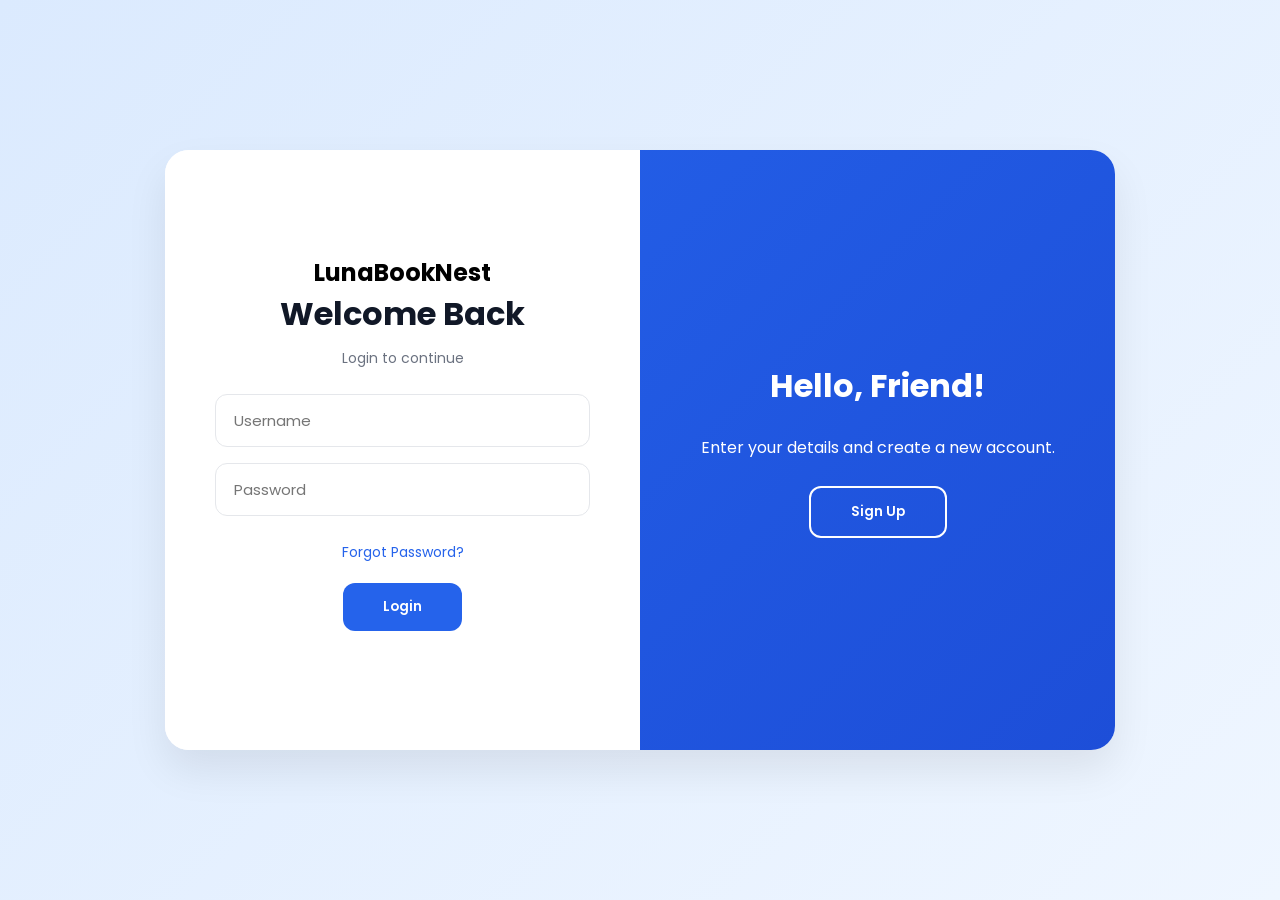
<file: login.html>
<!DOCTYPE html>
<html lang="en">
<head>
<meta charset="UTF-8">
<meta name="viewport" content="width=device-width, initial-scale=1.0">
<title>Professional Login & Signup</title>

<link href="https://fonts.googleapis.com/css2?family=Poppins:wght@300;400;500;600;700&display=swap" rel="stylesheet">

<style>
*{
    margin:0;
    padding:0;
    box-sizing:border-box;
    font-family:'Poppins',sans-serif;
}

:root{
    --primary:#2563eb;
    --primary-dark:#1d4ed8;
    --bg:#f4f7fc;
    --card:#ffffff;
    --text:#111827;
    --text-light:#6b7280;
    --border:#e5e7eb;
    --success:#10b981;
    --shadow:0 20px 40px rgba(0,0,0,0.08);
}

body{
    min-height:100vh;
    display:flex;
    justify-content:center;
    align-items:center;
    background:linear-gradient(135deg,#dbeafe,#eff6ff);
    padding:20px;
}

.container{
    width:100%;
    max-width:950px;
    min-height:600px;
    background:var(--card);
    border-radius:24px;
    overflow:hidden;
    box-shadow:var(--shadow);
    position:relative;
}

.form-container{
    position:absolute;
    top:0;
    height:100%;
    transition:all .6s ease-in-out;
}

.sign-in-container{
    left:0;
    width:50%;
    z-index:2;
}

.container.active .sign-in-container{
    transform:translateX(100%);
}

.sign-up-container{
    left:0;
    width:50%;
    opacity:0;
    z-index:1;
}

.container.active .sign-up-container{
    transform:translateX(100%);
    opacity:1;
    z-index:5;
}

form{
    background:#fff;
    display:flex;
    align-items:center;
    justify-content:center;
    flex-direction:column;
    padding:0 50px;
    height:100%;
    text-align:center;
}

h1{
    color:var(--text);
    margin-bottom:10px;
}

.subtitle{
    color:var(--text-light);
    margin-bottom:25px;
    font-size:14px;
}

.input-group{
    width:100%;
    position:relative;
    margin-bottom:16px;
}

.input-group input{
    width:100%;
    padding:14px 18px;
    border:1px solid var(--border);
    border-radius:12px;
    outline:none;
    font-size:15px;
    transition:.3s;
}

.input-group input:focus{
    border-color:var(--primary);
    box-shadow:0 0 0 4px rgba(37,99,235,.1);
}

button{
    border:none;
    outline:none;
    padding:14px 40px;
    border-radius:12px;
    background:var(--primary);
    color:#fff;
    font-weight:600;
    cursor:pointer;
    transition:.3s;
}

button:hover{
    background:var(--primary-dark);
    transform:translateY(-2px);
}

a{
    text-decoration:none;
    color:var(--primary);
    font-size:14px;
    margin:10px 0 20px;
}

.overlay-container{
    position:absolute;
    top:0;
    left:50%;
    width:50%;
    height:100%;
    overflow:hidden;
    transition:transform .6s ease-in-out;
    z-index:100;
}

.container.active .overlay-container{
    transform:translateX(-100%);
}

.overlay{
    background:linear-gradient(135deg,#2563eb,#1d4ed8);
    color:#fff;
    position:relative;
    left:-100%;
    height:100%;
    width:200%;
    transform:translateX(0);
    transition:transform .6s ease-in-out;
}

.container.active .overlay{
    transform:translateX(50%);
}

.overlay-panel{
    position:absolute;
    display:flex;
    align-items:center;
    justify-content:center;
    flex-direction:column;
    padding:0 40px;
    text-align:center;
    top:0;
    height:100%;
    width:50%;
}

.overlay-left{
    transform:translateX(-20%);
}

.container.active .overlay-left{
    transform:translateX(0);
}

.overlay-right{
    right:0;
    transform:translateX(0);
}

.container.active .overlay-right{
    transform:translateX(20%);
}

.overlay h1{
    color:#fff;
}

.overlay p{
    margin:15px 0 25px;
    line-height:1.6;
}

.ghost{
    background:transparent;
    border:2px solid #fff;
}

.message{
    margin-top:15px;
    font-size:14px;
    color:var(--success);
    font-weight:500;
}

@media(max-width:768px){

    .container{
        min-height:850px;
    }

    .form-container,
    .sign-in-container,
    .sign-up-container{
        width:100%;
        height:50%;
    }

    .overlay-container{
        left:0;
        top:50%;
        width:100%;
        height:50%;
    }

    .container.active .overlay-container{
        transform:translateY(-100%);
    }

    .overlay{
        width:100%;
        height:200%;
        left:0;
        top:-100%;
    }

    .container.active .overlay{
        transform:translateY(50%);
    }

    .overlay-panel{
        width:100%;
        height:50%;
    }

    .overlay-left{
        top:0;
    }

    .overlay-right{
        bottom:0;
    }

    .container.active .sign-up-container{
        transform:translateY(100%);
    }

    .container.active .sign-in-container{
        transform:translateY(100%);
    }
}
</style>
</head>

<body>

<div class="container" id="container">

    <!-- Sign Up -->
    <div class="form-container sign-up-container">
        <form id="signupForm">
            <div class="brand">
    <div class="logo">
        <span></span>
        <span></span>
        <span></span>
    </div>
    <h2>LunaBookNest</h2>
</div>

<h1>Create Account</h1>
            <p class="subtitle">Join our platform today</p>

            <div class="input-group">
                <input type="text" placeholder="Username" required>
            </div>

            <div class="input-group">
                <input type="email" placeholder="Email Address" required>
            </div>

            <div class="input-group">
                <input type="password" placeholder="Password" required>
            </div>

            <button type="submit" onclick="window.location.href='index.html'">signup</button>
            <div class="message" id="signupMessage"></div>
        </form>
    </div>

    <!-- Login -->
    <div class="form-container sign-in-container">
        <form id="loginForm">
            <div class="brand">
    <div class="logo">
        <span></span>
        <span></span>
        <span></span>
    </div>
    <h2>LunaBookNest</h2>
</div>

<h1>Welcome Back</h1>
            <p class="subtitle">Login to continue</p>

            <div class="input-group">
                <input type="username" placeholder="Username" required>
            </div>

            <div class="input-group">
                <input type="password" placeholder="Password" required>
            </div>

            <a href="#">Forgot Password?</a>

            <button type="submit"onclick="window.location.href='index.html'">Login</button>
            <div class="message" id="loginMessage"></div>
        </form>
    </div>

    <!-- Overlay -->
    <div class="overlay-container">
        <div class="overlay">

            <div class="overlay-panel overlay-left">
                <h1>Welcome Back!</h1>
                <p>
                    Already have an account?
                    Login and continue your journey.
                </p>
                <button class="ghost" id="signIn">
                    Login
                </button>
            </div>

            <div class="overlay-panel overlay-right">
                <h1>Hello, Friend!</h1>
                <p>
                    Enter your details and create a new account.
                </p>
                <button class="ghost" id="signUp">
                    Sign Up
                </button>
            </div>

        </div>
    </div>

</div>

<script>
const container = document.getElementById('container');
const signUpBtn = document.getElementById('signUp');
const signInBtn = document.getElementById('signIn');

signUpBtn.addEventListener('click', () => {
    container.classList.add("active");
});

signInBtn.addEventListener('click', () => {
    container.classList.remove("active");
});
document.getElementById("signupForm").addEventListener("submit", function(e) {
    e.preventDefault();

    const username = document.querySelector(".sign-up-container input[type='text']").value;
    const email = document.querySelector(".sign-up-container input[type='email']").value;
    const password = document.querySelector(".sign-up-container input[type='password']").value;

    const user = {
        username: username,
        email: email,
        password: password
    };

    localStorage.setItem("user", JSON.stringify(user));

    window.location.href = "profile.html";
});
document.getElementById("loginForm").addEventListener("submit", function(e) {
    e.preventDefault();

    const email = document.querySelector(".sign-in-container input[type='email']").value;
    const password = document.querySelector(".sign-in-container input[type='password']").value;

    const savedUser = JSON.parse(localStorage.getItem("user"));

    if (
        savedUser &&
        savedUser.email === email &&
        savedUser.password === password
    ) {
        // Save currently logged-in user
        localStorage.setItem("currentUser", JSON.stringify(savedUser));

        window.location.href = "profile.html";
    } else {
        alert("Invalid email or password!");
    }
});
</script>

</body>
</html>
</file>
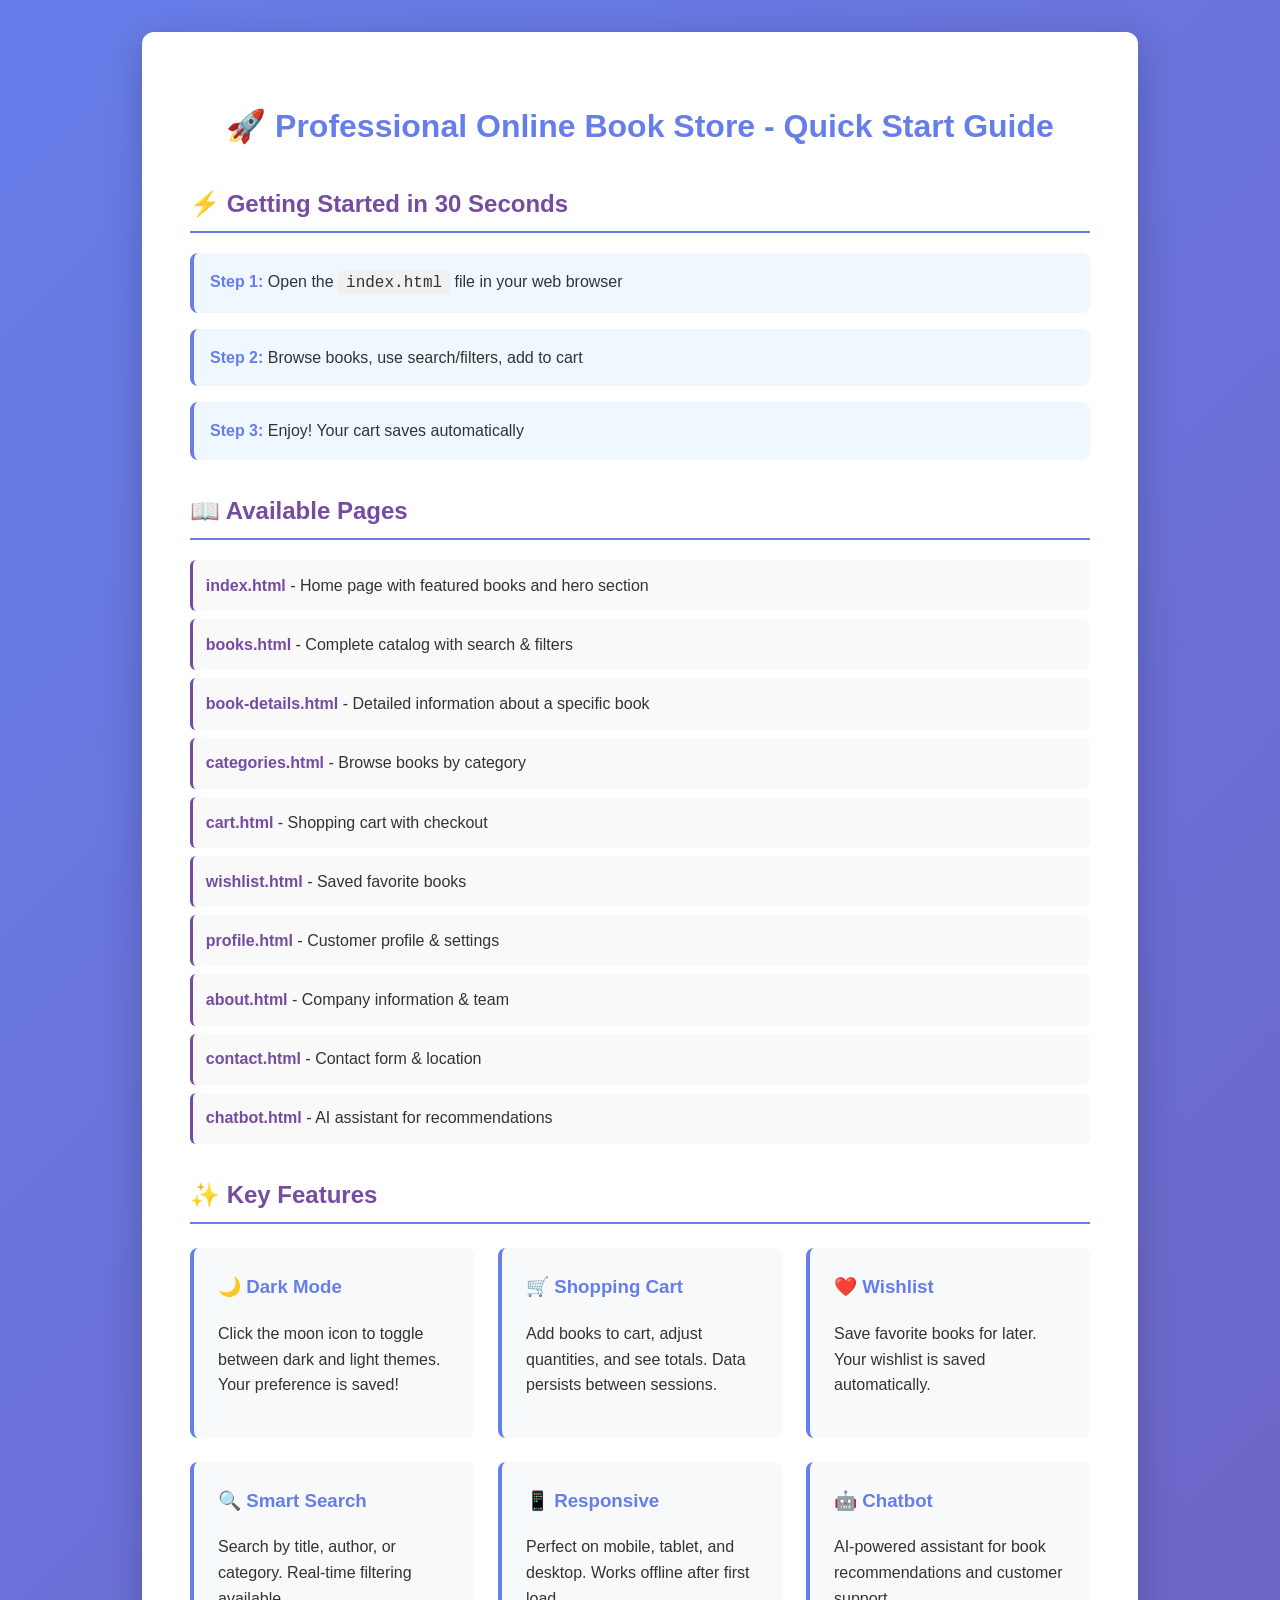
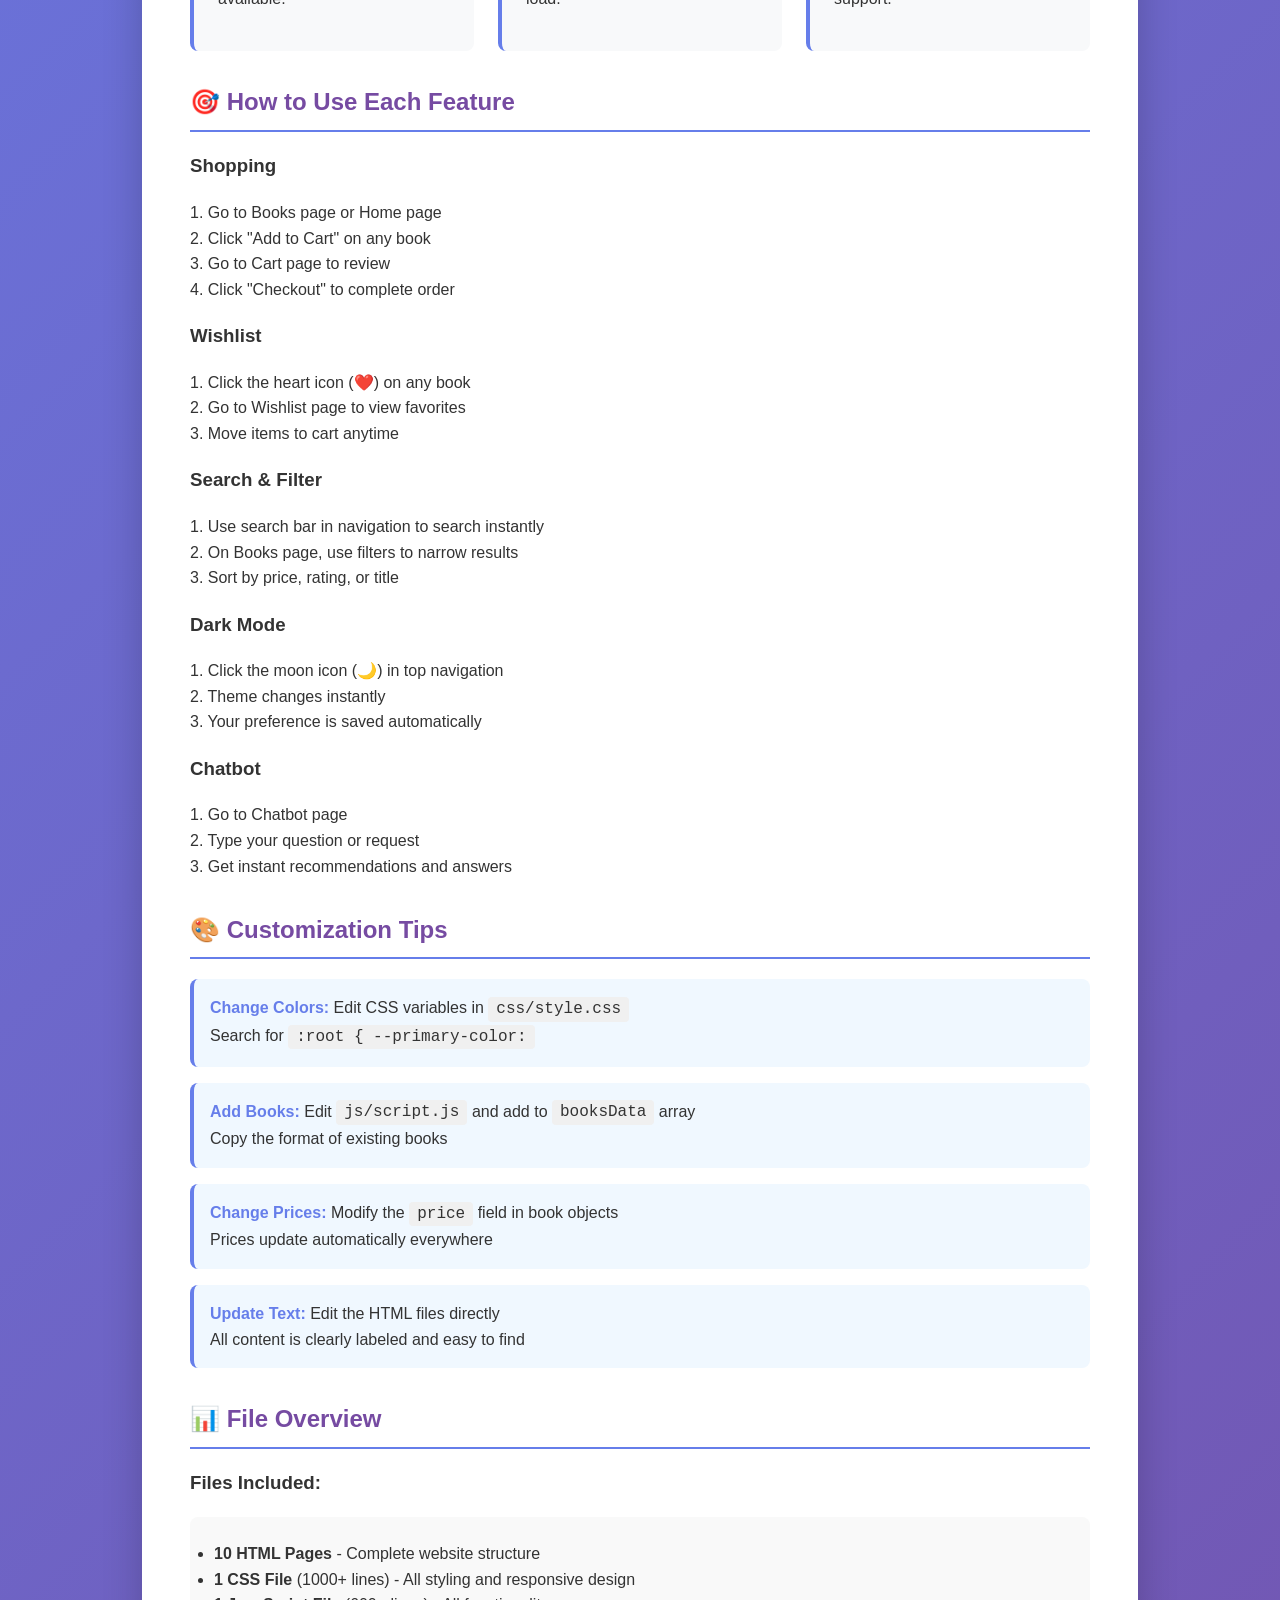
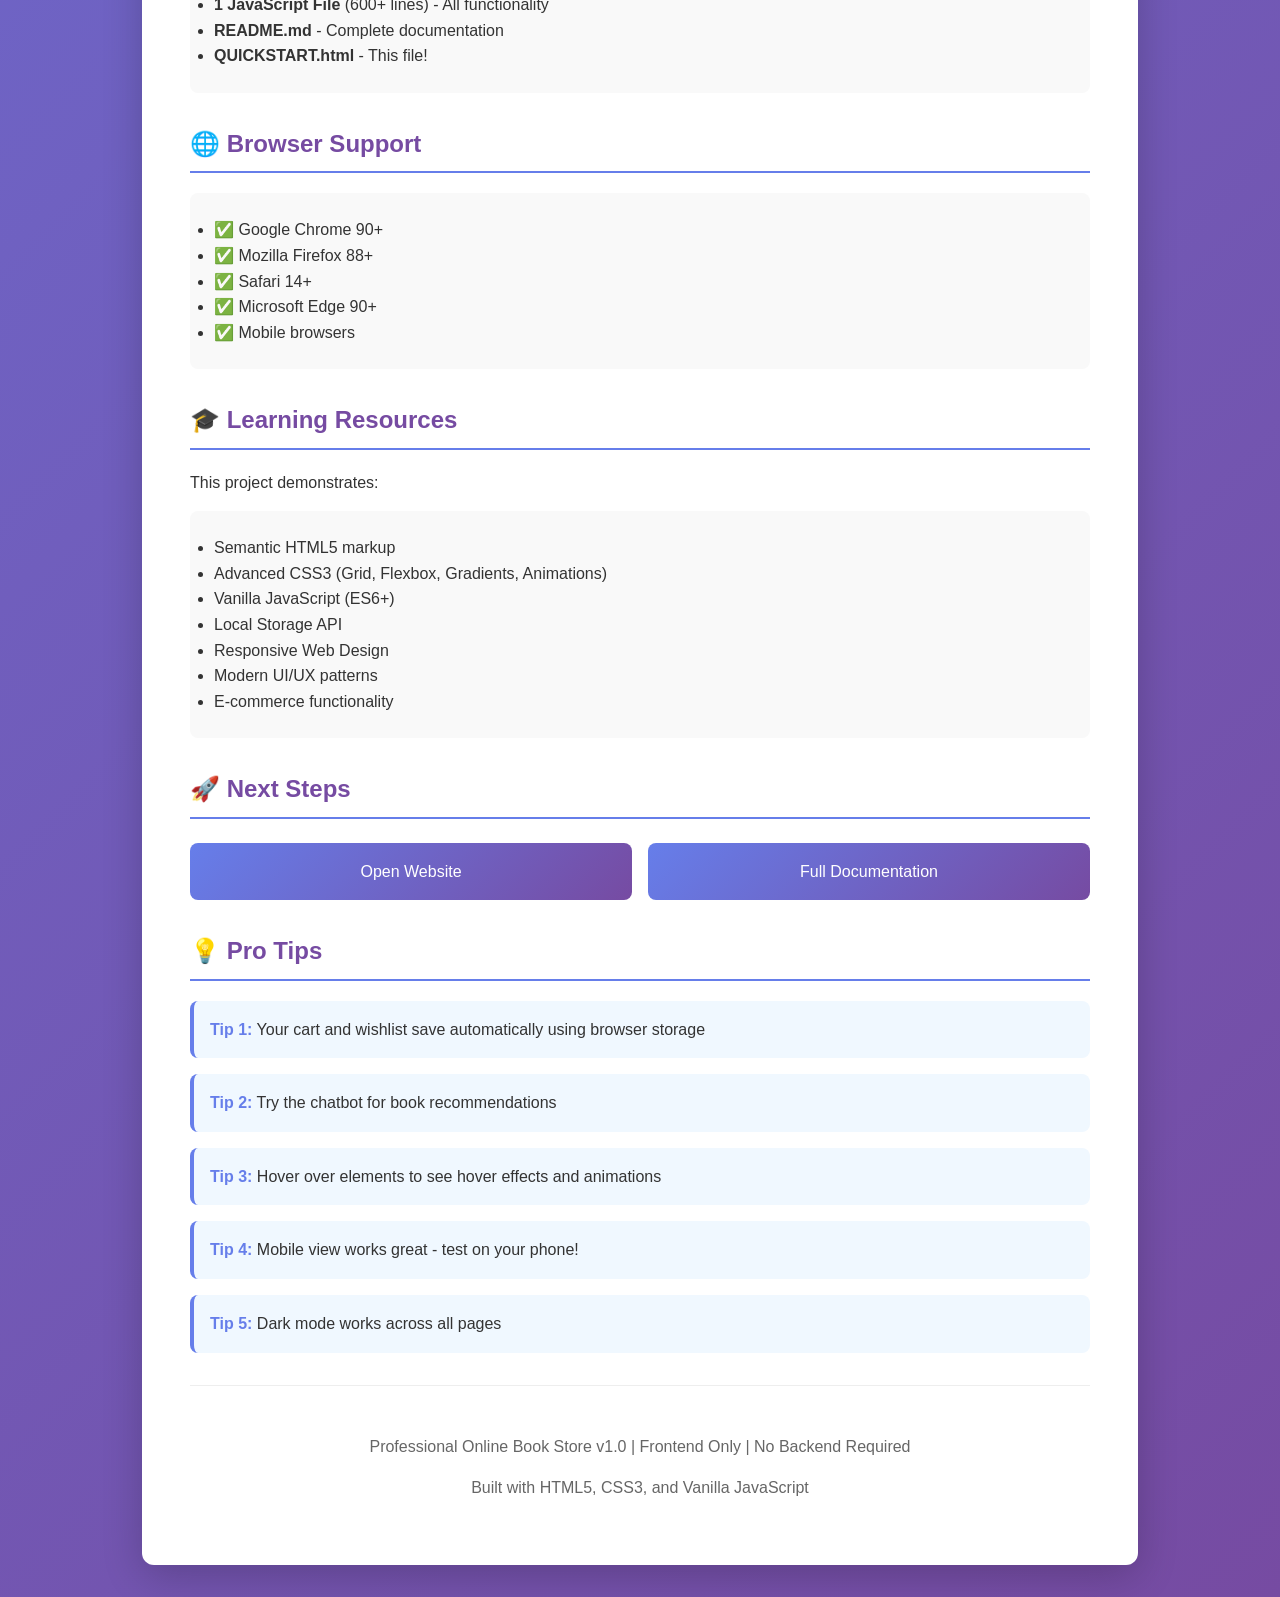
<file: QUICKSTART.html>
<!DOCTYPE html>
<html lang="en">
<head>
  <meta charset="UTF-8">
  <meta name="viewport" content="width=device-width, initial-scale=1.0">
  <title>Quick Start Guide</title>
  <style>
    body {
      font-family: 'Segoe UI', Tahoma, Geneva, Verdana, sans-serif;
      line-height: 1.6;
      color: #333;
      background: linear-gradient(135deg, #667eea 0%, #764ba2 100%);
      padding: 2rem;
      margin: 0;
    }
    .container {
      max-width: 900px;
      margin: 0 auto;
      background: white;
      padding: 3rem;
      border-radius: 12px;
      box-shadow: 0 10px 40px rgba(0, 0, 0, 0.2);
    }
    h1 {
      color: #667eea;
      text-align: center;
      margin-bottom: 2rem;
    }
    h2 {
      color: #764ba2;
      margin-top: 2rem;
      border-bottom: 2px solid #667eea;
      padding-bottom: 0.5rem;
    }
    .section {
      margin-bottom: 2rem;
    }
    .button-group {
      display: flex;
      gap: 1rem;
      flex-wrap: wrap;
      margin: 1.5rem 0;
    }
    a {
      padding: 1rem 2rem;
      background: linear-gradient(135deg, #667eea, #764ba2);
      color: white;
      text-decoration: none;
      border-radius: 8px;
      display: inline-block;
      transition: all 0.3s ease;
      text-align: center;
      flex: 1;
      min-width: 150px;
    }
    a:hover {
      transform: translateY(-3px);
      box-shadow: 0 8px 20px rgba(102, 126, 234, 0.4);
    }
    .feature-grid {
      display: grid;
      grid-template-columns: repeat(auto-fit, minmax(250px, 1fr));
      gap: 1.5rem;
      margin: 1.5rem 0;
    }
    .feature-card {
      background: #f8f9fa;
      padding: 1.5rem;
      border-radius: 8px;
      border-left: 4px solid #667eea;
    }
    .feature-card h3 {
      margin-top: 0;
      color: #667eea;
    }
    code {
      background: #f0f0f0;
      padding: 0.2rem 0.5rem;
      border-radius: 4px;
      font-family: 'Courier New', monospace;
    }
    .step {
      background: #f0f8ff;
      padding: 1rem;
      border-radius: 8px;
      margin: 1rem 0;
      border-left: 4px solid #667eea;
    }
    .step strong {
      color: #667eea;
    }
    .pages-list {
      list-style: none;
      padding: 0;
    }
    .pages-list li {
      padding: 0.8rem;
      background: #f9f9f9;
      margin: 0.5rem 0;
      border-radius: 6px;
      border-left: 3px solid #764ba2;
    }
    .pages-list li strong {
      color: #764ba2;
    }
    footer {
      text-align: center;
      margin-top: 2rem;
      padding-top: 2rem;
      border-top: 1px solid #eee;
      color: #666;
    }
  </style>
</head>
<body>
  <div class="container">
    <h1>🚀 Professional Online Book Store - Quick Start Guide</h1>

    <div class="section">
      <h2>⚡ Getting Started in 30 Seconds</h2>
      <div class="step">
        <strong>Step 1:</strong> Open the <code>index.html</code> file in your web browser
      </div>
      <div class="step">
        <strong>Step 2:</strong> Browse books, use search/filters, add to cart
      </div>
      <div class="step">
        <strong>Step 3:</strong> Enjoy! Your cart saves automatically
      </div>
    </div>

    <div class="section">
      <h2>📖 Available Pages</h2>
      <ul class="pages-list">
        <li><strong>index.html</strong> - Home page with featured books and hero section</li>
        <li><strong>books.html</strong> - Complete catalog with search & filters</li>
        <li><strong>book-details.html</strong> - Detailed information about a specific book</li>
        <li><strong>categories.html</strong> - Browse books by category</li>
        <li><strong>cart.html</strong> - Shopping cart with checkout</li>
        <li><strong>wishlist.html</strong> - Saved favorite books</li>
        <li><strong>profile.html</strong> - Customer profile & settings</li>
        <li><strong>about.html</strong> - Company information & team</li>
        <li><strong>contact.html</strong> - Contact form & location</li>
        <li><strong>chatbot.html</strong> - AI assistant for recommendations</li>
      </ul>
    </div>

    <div class="section">
      <h2>✨ Key Features</h2>
      <div class="feature-grid">
        <div class="feature-card">
          <h3>🌙 Dark Mode</h3>
          <p>Click the moon icon to toggle between dark and light themes. Your preference is saved!</p>
        </div>
        <div class="feature-card">
          <h3>🛒 Shopping Cart</h3>
          <p>Add books to cart, adjust quantities, and see totals. Data persists between sessions.</p>
        </div>
        <div class="feature-card">
          <h3>❤️ Wishlist</h3>
          <p>Save favorite books for later. Your wishlist is saved automatically.</p>
        </div>
        <div class="feature-card">
          <h3>🔍 Smart Search</h3>
          <p>Search by title, author, or category. Real-time filtering available.</p>
        </div>
        <div class="feature-card">
          <h3>📱 Responsive</h3>
          <p>Perfect on mobile, tablet, and desktop. Works offline after first load.</p>
        </div>
        <div class="feature-card">
          <h3>🤖 Chatbot</h3>
          <p>AI-powered assistant for book recommendations and customer support.</p>
        </div>
      </div>
    </div>

    <div class="section">
      <h2>🎯 How to Use Each Feature</h2>
      
      <h3>Shopping</h3>
      <p>1. Go to Books page or Home page<br>
         2. Click "Add to Cart" on any book<br>
         3. Go to Cart page to review<br>
         4. Click "Checkout" to complete order</p>

      <h3>Wishlist</h3>
      <p>1. Click the heart icon (❤️) on any book<br>
         2. Go to Wishlist page to view favorites<br>
         3. Move items to cart anytime</p>

      <h3>Search & Filter</h3>
      <p>1. Use search bar in navigation to search instantly<br>
         2. On Books page, use filters to narrow results<br>
         3. Sort by price, rating, or title</p>

      <h3>Dark Mode</h3>
      <p>1. Click the moon icon (🌙) in top navigation<br>
         2. Theme changes instantly<br>
         3. Your preference is saved automatically</p>

      <h3>Chatbot</h3>
      <p>1. Go to Chatbot page<br>
         2. Type your question or request<br>
         3. Get instant recommendations and answers</p>
    </div>

    <div class="section">
      <h2>🎨 Customization Tips</h2>
      
      <div class="step">
        <strong>Change Colors:</strong> Edit CSS variables in <code>css/style.css</code><br>
        Search for <code>:root { --primary-color:</code>
      </div>

      <div class="step">
        <strong>Add Books:</strong> Edit <code>js/script.js</code> and add to <code>booksData</code> array<br>
        Copy the format of existing books
      </div>

      <div class="step">
        <strong>Change Prices:</strong> Modify the <code>price</code> field in book objects<br>
        Prices update automatically everywhere
      </div>

      <div class="step">
        <strong>Update Text:</strong> Edit the HTML files directly<br>
        All content is clearly labeled and easy to find
      </div>
    </div>

    <div class="section">
      <h2>📊 File Overview</h2>
      
      <h3>Files Included:</h3>
      <ul style="background: #f9f9f9; padding: 1.5rem; border-radius: 8px;">
        <li><strong>10 HTML Pages</strong> - Complete website structure</li>
        <li><strong>1 CSS File</strong> (1000+ lines) - All styling and responsive design</li>
        <li><strong>1 JavaScript File</strong> (600+ lines) - All functionality</li>
        <li><strong>README.md</strong> - Complete documentation</li>
        <li><strong>QUICKSTART.html</strong> - This file!</li>
      </ul>
    </div>

    <div class="section">
      <h2>🌐 Browser Support</h2>
      <ul style="background: #f9f9f9; padding: 1.5rem; border-radius: 8px;">
        <li>✅ Google Chrome 90+</li>
        <li>✅ Mozilla Firefox 88+</li>
        <li>✅ Safari 14+</li>
        <li>✅ Microsoft Edge 90+</li>
        <li>✅ Mobile browsers</li>
      </ul>
    </div>

    <div class="section">
      <h2>🎓 Learning Resources</h2>
      <p>This project demonstrates:</p>
      <ul style="background: #f9f9f9; padding: 1.5rem; border-radius: 8px;">
        <li>Semantic HTML5 markup</li>
        <li>Advanced CSS3 (Grid, Flexbox, Gradients, Animations)</li>
        <li>Vanilla JavaScript (ES6+)</li>
        <li>Local Storage API</li>
        <li>Responsive Web Design</li>
        <li>Modern UI/UX patterns</li>
        <li>E-commerce functionality</li>
      </ul>
    </div>

    <div class="section">
      <h2>🚀 Next Steps</h2>
      <div class="button-group">
        <a href="index.html">Open Website</a>
        <a href="README.md">Full Documentation</a>
      </div>
    </div>

    <div class="section">
      <h2>💡 Pro Tips</h2>
      <div class="step">
        <strong>Tip 1:</strong> Your cart and wishlist save automatically using browser storage
      </div>
      <div class="step">
        <strong>Tip 2:</strong> Try the chatbot for book recommendations
      </div>
      <div class="step">
        <strong>Tip 3:</strong> Hover over elements to see hover effects and animations
      </div>
      <div class="step">
        <strong>Tip 4:</strong> Mobile view works great - test on your phone!
      </div>
      <div class="step">
        <strong>Tip 5:</strong> Dark mode works across all pages
      </div>
    </div>

    <footer>
      <p>Professional Online Book Store v1.0 | Frontend Only | No Backend Required</p>
      <p>Built with HTML5, CSS3, and Vanilla JavaScript</p>
    </footer>
  </div>
</body>
</html>
</file>
